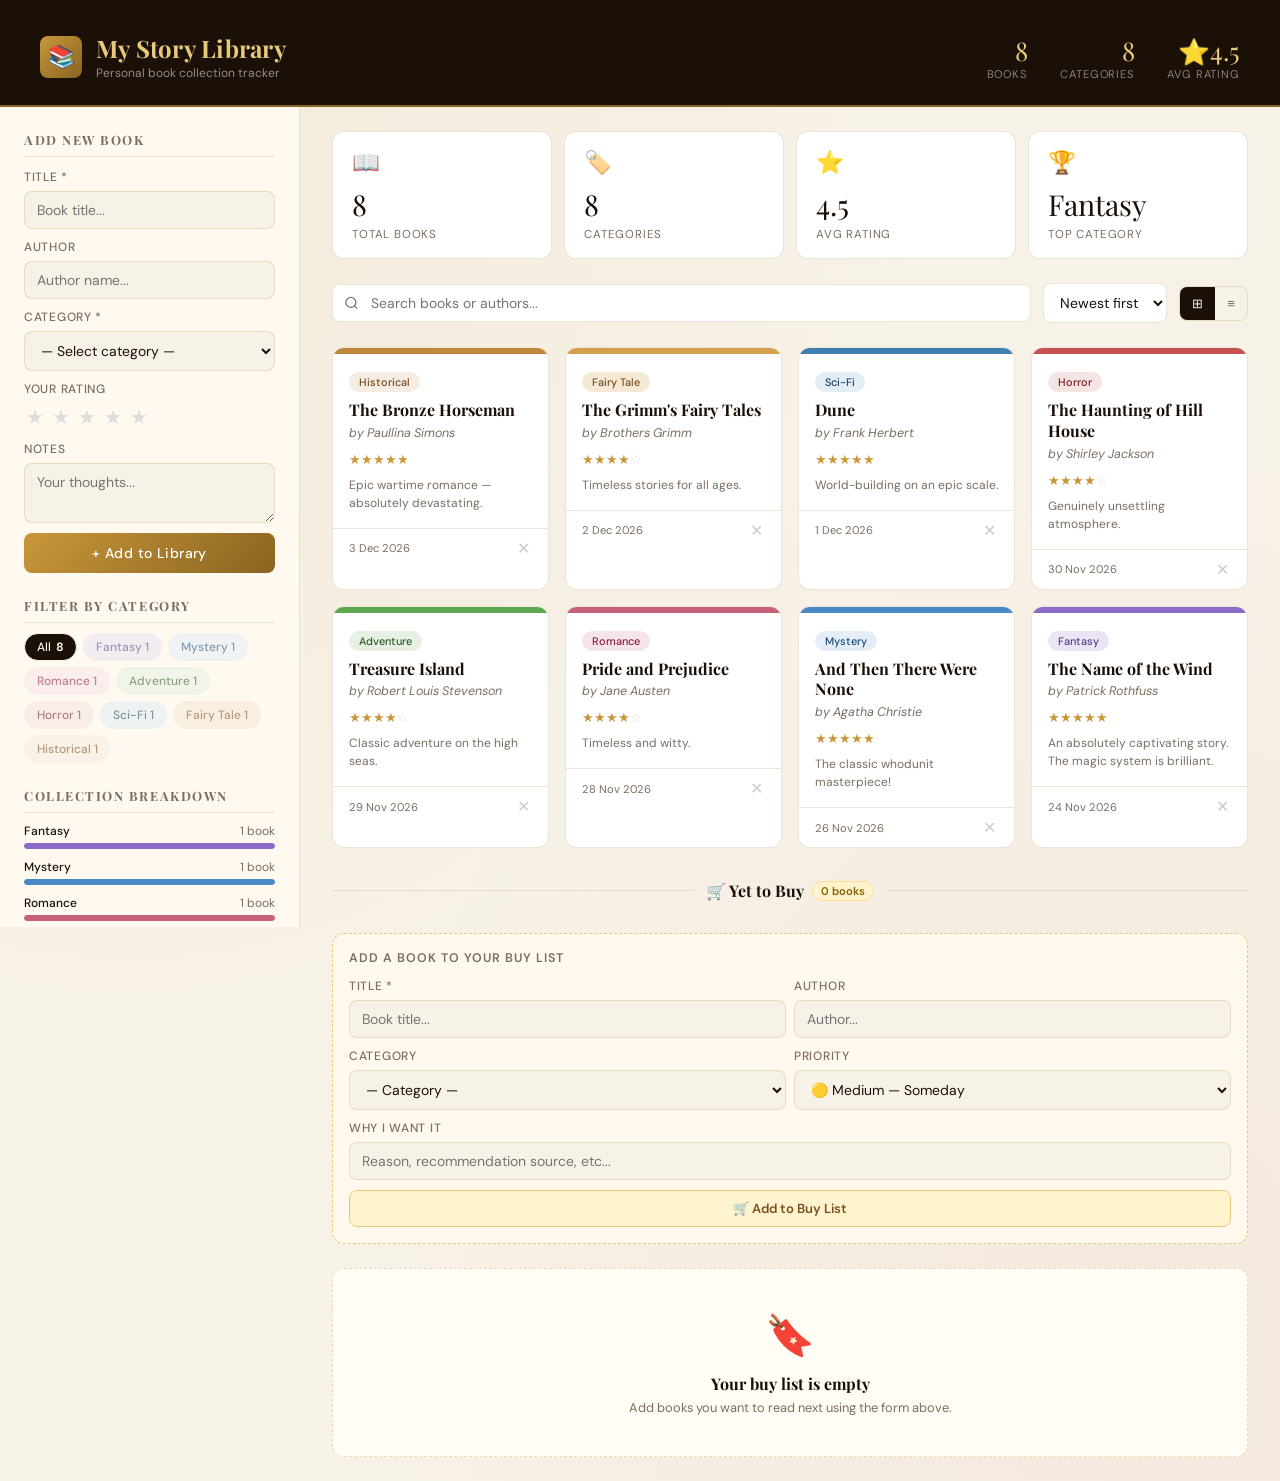
<file: index.html>
<!doctype html>
<html lang="en">
  <head>
    <meta charset="UTF-8" />
    <meta name="viewport" content="width=device-width, initial-scale=1.0" />
    <title>My Story Book Collection</title>
    <link rel="icon" type="image/png" href="book.png">
    <link rel="stylesheet" href="book.css">
    <link rel="preconnect" href="https://fonts.googleapis.com" />
    <link
      href="https://fonts.googleapis.com/css2?family=Playfair+Display:ital,wght@0,400;0,700;1,400&family=DM+Sans:wght@300;400;500&display=swap"
      rel="stylesheet"
    />
  </head>
  <script src="book.js" defer></script>
  <body>
    <header>
      <div class="logo">
        <div class="logo-icon">📚</div>
        <div>
          <h1>My Story Library</h1>
          <p>Personal book collection tracker</p>
        </div>
      </div>
      <div class="header-stats">
        <div class="hstat">
          <div class="hstat-num" id="hTotal">0</div>
          <div class="hstat-lbl">Books</div>
        </div>
        <div class="hstat">
          <div class="hstat-num" id="hCats">0</div>
          <div class="hstat-lbl">Categories</div>
        </div>
        <div class="hstat">
          <div class="hstat-num" id="hAvgRating">—</div>
          <div class="hstat-lbl">Avg Rating</div>
        </div>
      </div>
    </header>

    <div class="app">
      <aside>
        <div>
          <div class="panel-title">Add New Book</div>
          <div
            style="
              display: flex;
              flex-direction: column;
              gap: 10px;
              margin-top: 12px;
            "
          >
            <div class="form-group">
              <label>Title *</label
              ><input id="fTitle" type="text" placeholder="Book title..." />
            </div>
            <div class="form-group">
              <label>Author</label
              ><input id="fAuthor" type="text" placeholder="Author name..." />
            </div>
            <div class="form-group">
              <label>Category *</label>
              <select id="fCat">
                <option value="">— Select category —</option>
                <option>Fantasy</option>
                <option>Mystery</option>
                <option>Romance</option>
                <option>Adventure</option>
                <option>Horror</option>
                <option>Sci-Fi</option>
                <option>Historical</option>
                <option>Fairy Tale</option>
                <option>Other</option>
              </select>
            </div>
            <div class="form-group">
              <label>Your Rating</label>
              <div class="star-rating" id="starRating">
                <button class="star-btn" data-v="1">★</button>
                <button class="star-btn" data-v="2">★</button>
                <button class="star-btn" data-v="3">★</button>
                <button class="star-btn" data-v="4">★</button>
                <button class="star-btn" data-v="5">★</button>
              </div>
            </div>
            <div class="form-group">
              <label>Notes</label
              ><textarea id="fNotes" placeholder="Your thoughts..."></textarea>
            </div>
            <button class="btn-add" onclick="addBook()">
              + Add to Library
            </button>
          </div>
        </div>
        <div>
          <div class="panel-title">Filter by Category</div>
          <div class="cat-chips" id="catChips" style="margin-top: 10px">
            <span class="cat-chip all active" onclick="filterCat('')">All</span>
          </div>
        </div>
        <div>
          <div class="panel-title">Collection Breakdown</div>
          <div class="stat-bars" id="statBars" style="margin-top: 10px"></div>
        </div>
      </aside>

      <main>
        <div class="summary-grid">
          <div class="scard">
            <div class="scard-icon">📖</div>
            <div class="scard-val" id="sTotal">0</div>
            <div class="scard-lbl">Total Books</div>
          </div>
          <div class="scard">
            <div class="scard-icon">🏷️</div>
            <div class="scard-val" id="sCats">0</div>
            <div class="scard-lbl">Categories</div>
          </div>
          <div class="scard">
            <div class="scard-icon">⭐</div>
            <div class="scard-val" id="sAvg">—</div>
            <div class="scard-lbl">Avg Rating</div>
          </div>
          <div class="scard">
            <div class="scard-icon">🏆</div>
            <div class="scard-val" id="sTop">—</div>
            <div class="scard-lbl">Top Category</div>
          </div>
        </div>

        <div class="toolbar">
          <div class="search-wrap">
            <svg
              width="15"
              height="15"
              fill="none"
              stroke="currentColor"
              stroke-width="2"
              viewBox="0 0 24 24"
            >
              <circle cx="11" cy="11" r="8" />
              <path d="m21 21-4.35-4.35" />
            </svg>
            <input
              class="search-input"
              id="searchInput"
              placeholder="Search books or authors..."
              oninput="render()"
            />
          </div>
          <select class="sort-select" id="sortSelect" onchange="render()">
            <option value="newest">Newest first</option>
            <option value="oldest">Oldest first</option>
            <option value="title">A → Z</option>
            <option value="rating">Top rated</option>
          </select>
          <div class="view-toggle">
            <button
              class="view-btn active"
              id="vGrid"
              onclick="setView('grid')"
              title="Grid view"
            >
              ⊞
            </button>
            <button
              class="view-btn"
              id="vList"
              onclick="setView('list')"
              title="List view"
            >
              ≡
            </button>
          </div>
        </div>

        <div id="booksContainer"></div>

        <!-- YET TO BUY SECTION -->
        <div class="section-divider">
          <div class="section-divider-line"></div>
          <div class="section-divider-title">
            🛒 Yet to Buy
            <span class="section-divider-badge" id="wishCount">0 books</span>
          </div>
          <div class="section-divider-line"></div>
        </div>

        <div class="wishlist-form">
          <div
            style="
              font-size: 0.78rem;
              font-weight: 600;
              color: var(--muted);
              text-transform: uppercase;
              letter-spacing: 0.08em;
              margin-bottom: 2px;
            "
          >
            Add a book to your buy list
          </div>
          <div class="wishlist-form-row">
            <div class="form-group">
              <label>Title *</label
              ><input id="wTitle" type="text" placeholder="Book title..." />
            </div>
            <div class="form-group">
              <label>Author</label
              ><input id="wAuthor" type="text" placeholder="Author..." />
            </div>
          </div>
          <div class="wishlist-form-row">
            <div class="form-group">
              <label>Category</label>
              <select id="wCat">
                <option value="">— Category —</option>
                <option>Fantasy</option>
                <option>Mystery</option>
                <option>Romance</option>
                <option>Adventure</option>
                <option>Horror</option>
                <option>Sci-Fi</option>
                <option>Historical</option>
                <option>Fairy Tale</option>
                <option>Other</option>
              </select>
            </div>
            <div class="form-group">
              <label>Priority</label>
              <select id="wPriority">
                <option value="high">🔴 High — Must buy soon</option>
                <option value="med" selected>🟡 Medium — Someday</option>
                <option value="low">🟢 Low — If I see it</option>
              </select>
            </div>
          </div>
          <div class="form-group">
            <label>Why I want it</label
            ><input
              id="wNote"
              type="text"
              placeholder="Reason, recommendation source, etc..."
            />
          </div>
          <button class="btn-wish-add" onclick="addWish()">
            🛒 Add to Buy List
          </button>
        </div>

        <div id="wishlistContainer"></div>
      </main>
    </div>

    <div class="toast" id="toast"></div>

    <div class="modal-overlay" id="deleteModal">
      <div class="modal">
        <h2>Remove this book?</h2>
        <p style="color: var(--muted); font-size: 0.875rem">
          This will permanently remove the book from your collection.
        </p>
        <div class="modal-actions">
          <button class="btn-cancel" onclick="closeModal()">Cancel</button>
          <button class="btn-confirm" onclick="confirmDelete()">Remove</button>
        </div>
      </div>
    </div>

  </body>
</html>
</file>
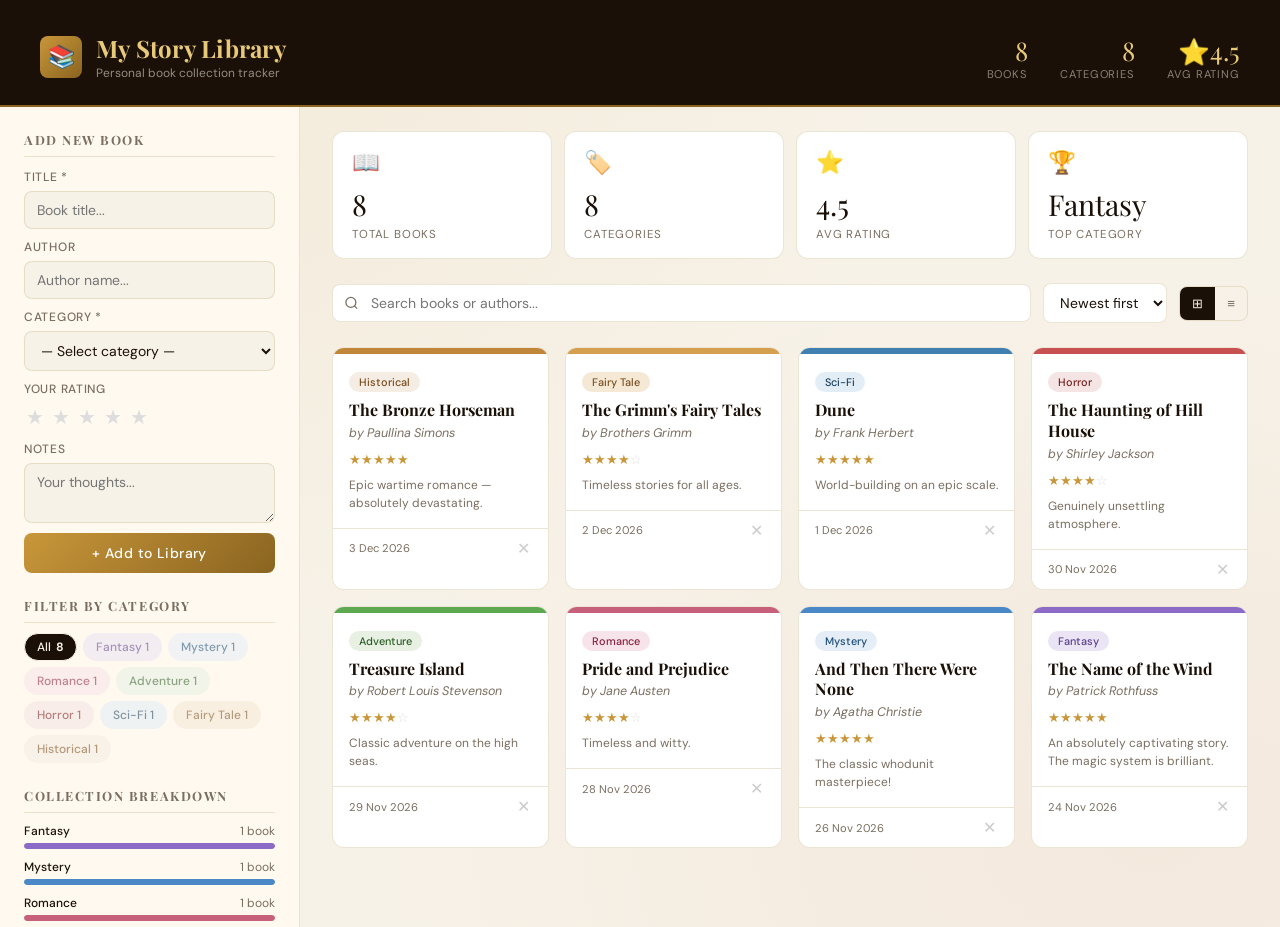
<file: bookcollection1.html>
<!DOCTYPE html>
<html lang="en">
<head>
<meta charset="UTF-8">
<meta name="viewport" content="width=device-width, initial-scale=1.0">
<title>My Story Book Collection</title>
<link rel="preconnect" href="https://fonts.googleapis.com">
<link href="https://fonts.googleapis.com/css2?family=Playfair+Display:ital,wght@0,400;0,700;1,400&family=DM+Sans:wght@300;400;500&display=swap" rel="stylesheet">
<style>
  *, *::before, *::after { box-sizing: border-box; margin: 0; padding: 0; }

  :root {
    --ink: #1a1008;
    --parchment: #f7f2e8;
    --warm-cream: #ede7d4;
    --gold: #c9973a;
    --gold-light: #e8c97a;
    --gold-dark: #8a6420;
    --rust: #c0522a;
    --sage: #4a6741;
    --slate: #3d4f5e;
    --muted: #7a6e60;
    --border: rgba(180,150,90,0.25);
    --shadow: 0 4px 24px rgba(26,16,8,0.10);
    --radius: 12px;
  }

  body {
    font-family: 'DM Sans', sans-serif;
    background: var(--parchment);
    color: var(--ink);
    min-height: 100vh;
    background-image:
      radial-gradient(ellipse at 10% 10%, rgba(201,151,58,0.08) 0%, transparent 50%),
      radial-gradient(ellipse at 90% 90%, rgba(192,82,42,0.06) 0%, transparent 50%);
  }

  /* HEADER */
  header {
    background: var(--ink);
    color: var(--parchment);
    padding: 2rem 2.5rem 1.5rem;
    position: sticky; top: 0; z-index: 100;
    display: flex; align-items: center; justify-content: space-between;
    border-bottom: 2px solid var(--gold-dark);
  }
  .logo { display: flex; align-items: center; gap: 14px; }
  .logo-icon {
    width: 42px; height: 42px;
    background: linear-gradient(135deg, var(--gold), var(--gold-dark));
    border-radius: 8px;
    display: flex; align-items: center; justify-content: center;
    font-size: 22px;
  }
  .logo h1 {
    font-family: 'Playfair Display', serif;
    font-size: 1.5rem; font-weight: 700;
    letter-spacing: 0.01em;
    color: var(--gold-light);
  }
  .logo p { font-size: 0.75rem; color: rgba(247,242,232,0.55); margin-top: 1px; }
  .header-stats { display: flex; gap: 2rem; }
  .hstat { text-align: right; }
  .hstat-num { font-family: 'Playfair Display', serif; font-size: 1.6rem; color: var(--gold-light); }
  .hstat-lbl { font-size: 0.7rem; color: rgba(247,242,232,0.5); text-transform: uppercase; letter-spacing: 0.08em; }

  /* MAIN LAYOUT */
  .app { display: grid; grid-template-columns: 300px 1fr; min-height: calc(100vh - 80px); }

  /* SIDEBAR */
  aside {
    background: #fff9f0;
    border-right: 1px solid var(--border);
    padding: 1.5rem;
    display: flex; flex-direction: column; gap: 1.5rem;
    position: sticky; top: 80px; height: calc(100vh - 80px); overflow-y: auto;
  }

  .panel-title {
    font-family: 'Playfair Display', serif;
    font-size: 0.8rem; font-weight: 700;
    text-transform: uppercase; letter-spacing: 0.12em;
    color: var(--muted);
    padding-bottom: 8px;
    border-bottom: 1px solid var(--border);
  }

  /* ADD BOOK FORM */
  .form-group { display: flex; flex-direction: column; gap: 6px; }
  .form-group label { font-size: 0.75rem; font-weight: 500; color: var(--muted); text-transform: uppercase; letter-spacing: 0.06em; }
  .form-group input, .form-group select, .form-group textarea {
    background: var(--parchment);
    border: 1px solid var(--border);
    border-radius: 8px;
    padding: 9px 12px;
    font-family: 'DM Sans', sans-serif;
    font-size: 0.875rem;
    color: var(--ink);
    transition: border-color 0.2s, box-shadow 0.2s;
    width: 100%;
  }
  .form-group input:focus, .form-group select:focus, .form-group textarea:focus {
    outline: none; border-color: var(--gold); box-shadow: 0 0 0 3px rgba(201,151,58,0.15);
  }
  .form-group textarea { resize: vertical; min-height: 60px; }

  .star-rating { display: flex; gap: 4px; }
  .star-btn {
    background: none; border: none; cursor: pointer; font-size: 20px;
    color: #ddd; transition: color 0.15s, transform 0.1s;
    padding: 2px;
  }
  .star-btn.active { color: var(--gold); }
  .star-btn:hover { transform: scale(1.2); }

  .btn-add {
    width: 100%;
    background: linear-gradient(135deg, var(--gold), var(--gold-dark));
    color: #fff;
    border: none; border-radius: 8px;
    padding: 11px;
    font-family: 'DM Sans', sans-serif;
    font-size: 0.875rem; font-weight: 500;
    cursor: pointer;
    transition: opacity 0.2s, transform 0.1s;
    letter-spacing: 0.03em;
  }
  .btn-add:hover { opacity: 0.9; transform: translateY(-1px); }
  .btn-add:active { transform: translateY(0); }

  /* CATEGORY CHIPS */
  .cat-chips { display: flex; flex-wrap: wrap; gap: 6px; }
  .cat-chip {
    padding: 5px 12px; border-radius: 100px;
    font-size: 0.75rem; font-weight: 500;
    cursor: pointer; border: 1.5px solid transparent;
    transition: all 0.15s;
    display: flex; align-items: center; gap: 5px;
  }
  .cat-chip.all { background: var(--ink); color: var(--parchment); border-color: var(--ink); }
  .cat-chip.active { border-color: currentColor; opacity: 1; }
  .cat-chip:not(.all):not(.active) { opacity: 0.55; border-color: transparent; background: var(--warm-cream); }

  /* CATEGORY COLORS */
  [data-cat="Fantasy"]      { background: #eae4f5; color: #5a3f8a; }
  [data-cat="Mystery"]      { background: #e5eef7; color: #1d4d7a; }
  [data-cat="Romance"]      { background: #f7e4ea; color: #8a2040; }
  [data-cat="Adventure"]    { background: #e7f0e3; color: #2d5e28; }
  [data-cat="Horror"]       { background: #f5e4e4; color: #7a1f1f; }
  [data-cat="Sci-Fi"]       { background: #e3edf5; color: #1a4060; }
  [data-cat="Historical"]   { background: #f5ede3; color: #7a4a1a; }
  [data-cat="Fairy Tale"]   { background: #f5e8d5; color: #7a5020; }
  [data-cat="Other"]        { background: var(--warm-cream); color: var(--muted); }

  /* STATS PANEL */
  .stat-bars { display: flex; flex-direction: column; gap: 10px; }
  .stat-bar-row { display: flex; flex-direction: column; gap: 4px; }
  .stat-bar-meta { display: flex; justify-content: space-between; font-size: 0.75rem; }
  .stat-bar-name { color: var(--ink); font-weight: 500; }
  .stat-bar-count { color: var(--muted); }
  .stat-track { background: var(--warm-cream); border-radius: 100px; height: 6px; overflow: hidden; }
  .stat-fill { height: 100%; border-radius: 100px; transition: width 0.5s cubic-bezier(0.34,1.56,0.64,1); }

  /* MAIN CONTENT */
  main { padding: 1.5rem 2rem; display: flex; flex-direction: column; gap: 1.5rem; }

  /* TOOLBAR */
  .toolbar { display: flex; align-items: center; gap: 12px; flex-wrap: wrap; }
  .search-wrap { position: relative; flex: 1; min-width: 200px; }
  .search-wrap svg { position: absolute; left: 12px; top: 50%; transform: translateY(-50%); color: var(--muted); pointer-events: none; }
  .search-input {
    width: 100%;
    background: #fff;
    border: 1px solid var(--border);
    border-radius: 8px;
    padding: 9px 12px 9px 38px;
    font-family: 'DM Sans', sans-serif;
    font-size: 0.875rem; color: var(--ink);
  }
  .search-input:focus { outline: none; border-color: var(--gold); box-shadow: 0 0 0 3px rgba(201,151,58,0.12); }
  .sort-select {
    background: #fff; border: 1px solid var(--border);
    border-radius: 8px; padding: 9px 12px;
    font-family: 'DM Sans', sans-serif;
    font-size: 0.875rem; color: var(--ink); cursor: pointer;
  }
  .view-toggle { display: flex; border: 1px solid var(--border); border-radius: 8px; overflow: hidden; }
  .view-btn {
    background: none; border: none; cursor: pointer;
    padding: 9px 12px; color: var(--muted);
    transition: background 0.15s, color 0.15s;
  }
  .view-btn.active { background: var(--ink); color: var(--parchment); }

  /* SUMMARY CARDS */
  .summary-grid { display: grid; grid-template-columns: repeat(4, 1fr); gap: 12px; }
  .scard {
    background: #fff; border: 1px solid var(--border);
    border-radius: var(--radius); padding: 1rem 1.2rem;
    display: flex; flex-direction: column; gap: 4px;
  }
  .scard-icon { font-size: 1.4rem; margin-bottom: 4px; }
  .scard-val { font-family: 'Playfair Display', serif; font-size: 1.8rem; color: var(--ink); }
  .scard-lbl { font-size: 0.72rem; color: var(--muted); text-transform: uppercase; letter-spacing: 0.07em; }

  /* BOOK GRID */
  .books-grid { display: grid; grid-template-columns: repeat(auto-fill, minmax(200px, 1fr)); gap: 1rem; }
  .books-list { display: flex; flex-direction: column; gap: 8px; }

  /* BOOK CARD */
  .book-card {
    background: #fff; border: 1px solid var(--border);
    border-radius: var(--radius); overflow: hidden;
    transition: transform 0.2s, box-shadow 0.2s;
    cursor: default; position: relative;
  }
  .book-card:hover { transform: translateY(-4px); box-shadow: var(--shadow); }
  .book-spine { height: 6px; }
  .book-body { padding: 1rem; }
  .book-cat-badge {
    display: inline-block; padding: 3px 10px;
    border-radius: 100px; font-size: 0.68rem; font-weight: 500;
    margin-bottom: 8px;
  }
  .book-title {
    font-family: 'Playfair Display', serif;
    font-size: 1rem; font-weight: 700; line-height: 1.3;
    margin-bottom: 4px; color: var(--ink);
    display: -webkit-box; -webkit-line-clamp: 2; -webkit-box-orient: vertical; overflow: hidden;
  }
  .book-author { font-size: 0.78rem; color: var(--muted); margin-bottom: 10px; font-style: italic; }
  .book-stars { font-size: 13px; margin-bottom: 8px; }
  .book-notes { font-size: 0.75rem; color: var(--muted); line-height: 1.5;
    display: -webkit-box; -webkit-line-clamp: 2; -webkit-box-orient: vertical; overflow: hidden; }
  .book-footer {
    padding: 8px 1rem; border-top: 1px solid var(--border);
    display: flex; justify-content: space-between; align-items: center;
  }
  .book-date { font-size: 0.7rem; color: var(--muted); }
  .btn-delete {
    background: none; border: none; cursor: pointer;
    color: #ccc; font-size: 16px; padding: 2px;
    transition: color 0.15s;
  }
  .btn-delete:hover { color: var(--rust); }

  /* LIST VIEW */
  .book-list-row {
    background: #fff; border: 1px solid var(--border);
    border-radius: 10px; padding: 12px 1rem;
    display: grid; grid-template-columns: 8px 1fr auto auto auto;
    align-items: center; gap: 12px;
    transition: box-shadow 0.15s;
  }
  .book-list-row:hover { box-shadow: var(--shadow); }
  .row-spine { width: 8px; height: 44px; border-radius: 4px; }
  .row-info .book-title { font-size: 0.9rem; margin-bottom: 2px; }
  .row-info .book-author { margin-bottom: 0; }
  .row-cat { font-size: 0.72rem; font-weight: 500; padding: 3px 10px; border-radius: 100px; }
  .row-stars { font-size: 12px; }

  /* EMPTY STATE */
  .empty {
    text-align: center; padding: 4rem 2rem;
    color: var(--muted);
  }
  .empty-icon { font-size: 3rem; margin-bottom: 1rem; }
  .empty h3 { font-family: 'Playfair Display', serif; font-size: 1.2rem; margin-bottom: 0.5rem; color: var(--ink); }
  .empty p { font-size: 0.875rem; }

  /* TOAST */
  .toast {
    position: fixed; bottom: 2rem; right: 2rem;
    background: var(--ink); color: var(--gold-light);
    border-radius: 10px; padding: 12px 20px;
    font-size: 0.875rem; font-weight: 500;
    box-shadow: 0 8px 32px rgba(26,16,8,0.25);
    transform: translateY(100px); opacity: 0;
    transition: all 0.3s cubic-bezier(0.34,1.56,0.64,1);
    z-index: 9999;
  }
  .toast.show { transform: translateY(0); opacity: 1; }

  /* MODAL */
  .modal-overlay {
    position: fixed; inset: 0; background: rgba(26,16,8,0.5);
    display: flex; align-items: center; justify-content: center;
    z-index: 1000; padding: 1rem;
    opacity: 0; pointer-events: none; transition: opacity 0.2s;
  }
  .modal-overlay.open { opacity: 1; pointer-events: all; }
  .modal {
    background: #fff9f0; border-radius: var(--radius);
    padding: 2rem; max-width: 480px; width: 100%;
    border: 1px solid var(--border);
    transform: scale(0.95); transition: transform 0.2s;
  }
  .modal-overlay.open .modal { transform: scale(1); }
  .modal h2 { font-family: 'Playfair Display', serif; font-size: 1.2rem; margin-bottom: 1.2rem; }
  .modal-actions { display: flex; gap: 10px; margin-top: 1.5rem; justify-content: flex-end; }
  .btn-cancel { background: var(--warm-cream); border: none; border-radius: 8px; padding: 9px 18px; cursor: pointer; font-family: 'DM Sans', sans-serif; font-size: 0.875rem; }
  .btn-confirm { background: var(--rust); color: #fff; border: none; border-radius: 8px; padding: 9px 18px; cursor: pointer; font-family: 'DM Sans', sans-serif; font-size: 0.875rem; }

  @media (max-width: 900px) {
    .app { grid-template-columns: 1fr; }
    aside { position: static; height: auto; }
    .summary-grid { grid-template-columns: repeat(2, 1fr); }
    header { flex-direction: column; gap: 1rem; text-align: center; }
    .header-stats { justify-content: center; }
  }
</style>
</head>
<body>

<header>
  <div class="logo">
    <div class="logo-icon">📚</div>
    <div>
      <h1>My Story Library</h1>
      <p>Personal book collection tracker</p>
    </div>
  </div>
  <div class="header-stats">
    <div class="hstat">
      <div class="hstat-num" id="hTotal">0</div>
      <div class="hstat-lbl">Books</div>
    </div>
    <div class="hstat">
      <div class="hstat-num" id="hCats">0</div>
      <div class="hstat-lbl">Categories</div>
    </div>
    <div class="hstat">
      <div class="hstat-num" id="hAvgRating">—</div>
      <div class="hstat-lbl">Avg Rating</div>
    </div>
  </div>
</header>

<div class="app">

  <!-- SIDEBAR -->
  <aside>
    <div>
      <div class="panel-title">Add New Book</div>
      <div style="display:flex;flex-direction:column;gap:10px;margin-top:12px;">
        <div class="form-group">
          <label>Title *</label>
          <input id="fTitle" type="text" placeholder="Book title...">
        </div>
        <div class="form-group">
          <label>Author</label>
          <input id="fAuthor" type="text" placeholder="Author name...">
        </div>
        <div class="form-group">
          <label>Category *</label>
          <select id="fCat">
            <option value="">— Select category —</option>
            <option>Fantasy</option>
            <option>Mystery</option>
            <option>Romance</option>
            <option>Adventure</option>
            <option>Horror</option>
            <option>Sci-Fi</option>
            <option>Historical</option>
            <option>Fairy Tale</option>
            <option>Other</option>
          </select>
        </div>
        <div class="form-group">
          <label>Your Rating</label>
          <div class="star-rating" id="starRating">
            <button class="star-btn" data-v="1">★</button>
            <button class="star-btn" data-v="2">★</button>
            <button class="star-btn" data-v="3">★</button>
            <button class="star-btn" data-v="4">★</button>
            <button class="star-btn" data-v="5">★</button>
          </div>
        </div>
        <div class="form-group">
          <label>Notes</label>
          <textarea id="fNotes" placeholder="Your thoughts..."></textarea>
        </div>
        <button class="btn-add" onclick="addBook()">+ Add to Library</button>
      </div>
    </div>

    <div>
      <div class="panel-title">Filter by Category</div>
      <div class="cat-chips" id="catChips" style="margin-top:10px;">
        <span class="cat-chip all active" onclick="filterCat('')">All</span>
      </div>
    </div>

    <div>
      <div class="panel-title">Collection Breakdown</div>
      <div class="stat-bars" id="statBars" style="margin-top:10px;"></div>
    </div>
  </aside>

  <!-- MAIN -->
  <main>
    <!-- SUMMARY -->
    <div class="summary-grid">
      <div class="scard"><div class="scard-icon">📖</div><div class="scard-val" id="sTotal">0</div><div class="scard-lbl">Total Books</div></div>
      <div class="scard"><div class="scard-icon">🏷️</div><div class="scard-val" id="sCats">0</div><div class="scard-lbl">Categories</div></div>
      <div class="scard"><div class="scard-icon">⭐</div><div class="scard-val" id="sAvg">—</div><div class="scard-lbl">Avg Rating</div></div>
      <div class="scard"><div class="scard-icon">🏆</div><div class="scard-val" id="sTop">—</div><div class="scard-lbl">Top Category</div></div>
    </div>

    <!-- TOOLBAR -->
    <div class="toolbar">
      <div class="search-wrap">
        <svg width="15" height="15" fill="none" stroke="currentColor" stroke-width="2" viewBox="0 0 24 24"><circle cx="11" cy="11" r="8"/><path d="m21 21-4.35-4.35"/></svg>
        <input class="search-input" id="searchInput" placeholder="Search books or authors..." oninput="render()">
      </div>
      <select class="sort-select" id="sortSelect" onchange="render()">
        <option value="newest">Newest first</option>
        <option value="oldest">Oldest first</option>
        <option value="title">A → Z</option>
        <option value="rating">Top rated</option>
      </select>
      <div class="view-toggle">
        <button class="view-btn active" id="vGrid" onclick="setView('grid')" title="Grid view">⊞</button>
        <button class="view-btn" id="vList" onclick="setView('list')" title="List view">≡</button>
      </div>
    </div>

    <!-- BOOKS CONTAINER -->
    <div id="booksContainer"></div>
  </main>
</div>

<!-- TOAST -->
<div class="toast" id="toast"></div>

<!-- DELETE MODAL -->
<div class="modal-overlay" id="deleteModal">
  <div class="modal">
    <h2>Remove this book?</h2>
    <p style="color:var(--muted);font-size:0.875rem;">This will permanently remove the book from your collection.</p>
    <div class="modal-actions">
      <button class="btn-cancel" onclick="closeModal()">Cancel</button>
      <button class="btn-confirm" onclick="confirmDelete()">Remove</button>
    </div>
  </div>
</div>

<script>
const CAT_COLORS = {
  Fantasy:    { bg:'#eae4f5', text:'#5a3f8a', spine:'#8b6bc7' },
  Mystery:    { bg:'#e5eef7', text:'#1d4d7a', spine:'#4a88c7' },
  Romance:    { bg:'#f7e4ea', text:'#8a2040', spine:'#c7607a' },
  Adventure:  { bg:'#e7f0e3', text:'#2d5e28', spine:'#5da850' },
  Horror:     { bg:'#f5e4e4', text:'#7a1f1f', spine:'#c75050' },
  'Sci-Fi':   { bg:'#e3edf5', text:'#1a4060', spine:'#4080b0' },
  Historical: { bg:'#f5ede3', text:'#7a4a1a', spine:'#c0873a' },
  'Fairy Tale':{ bg:'#f5e8d5', text:'#7a5020', spine:'#d4a050' },
  Other:      { bg:'#f0ede8', text:'#7a6e60', spine:'#a09880' },
};

let books = JSON.parse(localStorage.getItem('myStoryBooks') || '[]');
let currentFilter = '';
let currentView = 'grid';
let rating = 0;
let pendingDeleteId = null;

function save() { localStorage.setItem('myStoryBooks', JSON.stringify(books)); }

function stars(n) {
  return Array.from({length:5}, (_,i) => `<span style="color:${i<n?'#c9973a':'#ddd'}">${i<n?'★':'☆'}</span>`).join('');
}

function fmtDate(d) {
  return new Date(d).toLocaleDateString('en-IN', {day:'numeric',month:'short',year:'numeric'});
}

// Star rating UI
document.querySelectorAll('.star-btn').forEach(btn => {
  btn.addEventListener('mouseover', () => highlightStars(+btn.dataset.v));
  btn.addEventListener('mouseout', () => highlightStars(rating));
  btn.addEventListener('click', () => { rating = +btn.dataset.v; highlightStars(rating); });
});
function highlightStars(n) {
  document.querySelectorAll('.star-btn').forEach(b => b.classList.toggle('active', +b.dataset.v <= n));
}

function addBook() {
  const title = document.getElementById('fTitle').value.trim();
  const cat   = document.getElementById('fCat').value;
  if (!title) { showToast('Please enter a book title'); return; }
  if (!cat)   { showToast('Please select a category'); return; }

  books.unshift({
    id: Date.now(),
    title,
    author: document.getElementById('fAuthor').value.trim() || 'Unknown',
    category: cat,
    rating,
    notes: document.getElementById('fNotes').value.trim(),
    added: Date.now()
  });
  save(); render();

  document.getElementById('fTitle').value = '';
  document.getElementById('fAuthor').value = '';
  document.getElementById('fCat').value = '';
  document.getElementById('fNotes').value = '';
  rating = 0; highlightStars(0);
  showToast('📚 Book added to your library!');
}

function filterCat(cat) {
  currentFilter = cat;
  document.querySelectorAll('.cat-chip').forEach(c => {
    c.classList.remove('active');
    if ((cat === '' && c.classList.contains('all')) ||
        (c.dataset.cat === cat)) c.classList.add('active');
  });
  render();
}

function setView(v) {
  currentView = v;
  document.getElementById('vGrid').classList.toggle('active', v==='grid');
  document.getElementById('vList').classList.toggle('active', v==='list');
  render();
}

function openDeleteModal(id) {
  pendingDeleteId = id;
  document.getElementById('deleteModal').classList.add('open');
}
function closeModal() {
  pendingDeleteId = null;
  document.getElementById('deleteModal').classList.remove('open');
}
function confirmDelete() {
  books = books.filter(b => b.id !== pendingDeleteId);
  save(); render();
  closeModal();
  showToast('Book removed from library');
}

function showToast(msg) {
  const t = document.getElementById('toast');
  t.textContent = msg; t.classList.add('show');
  setTimeout(() => t.classList.remove('show'), 2800);
}

function render() {
  const q = document.getElementById('searchInput').value.toLowerCase();
  const sort = document.getElementById('sortSelect').value;

  // Filter
  let filtered = books.filter(b => {
    const matchCat = !currentFilter || b.category === currentFilter;
    const matchQ = !q || b.title.toLowerCase().includes(q) || b.author.toLowerCase().includes(q);
    return matchCat && matchQ;
  });

  // Sort
  filtered.sort((a,b) => {
    if (sort==='newest') return b.added - a.added;
    if (sort==='oldest') return a.added - b.added;
    if (sort==='title') return a.title.localeCompare(b.title);
    if (sort==='rating') return b.rating - a.rating;
    return 0;
  });

  // Stats
  const catCounts = {};
  books.forEach(b => { catCounts[b.category] = (catCounts[b.category]||0) + 1; });
  const cats = Object.keys(catCounts);
  const totalRated = books.filter(b=>b.rating>0);
  const avgRating = totalRated.length ? (totalRated.reduce((s,b)=>s+b.rating,0)/totalRated.length).toFixed(1) : null;
  const topCat = cats.sort((a,b)=>catCounts[b]-catCounts[a])[0] || null;
  const maxCount = Math.max(...Object.values(catCounts), 1);

  // Header
  document.getElementById('hTotal').textContent = books.length;
  document.getElementById('hCats').textContent = cats.length;
  document.getElementById('hAvgRating').textContent = avgRating ? '⭐'+avgRating : '—';

  // Summary cards
  document.getElementById('sTotal').textContent = books.length;
  document.getElementById('sCats').textContent = cats.length;
  document.getElementById('sAvg').textContent = avgRating ? avgRating : '—';
  document.getElementById('sTop').textContent = topCat || '—';

  // Category chips
  const chipsCont = document.getElementById('catChips');
  chipsCont.innerHTML = `<span class="cat-chip all${!currentFilter?' active':''}" onclick="filterCat('')">All <strong>${books.length}</strong></span>`;
  Object.entries(catCounts).sort((a,b)=>b[1]-a[1]).forEach(([cat, cnt]) => {
    const c = CAT_COLORS[cat]||CAT_COLORS.Other;
    chipsCont.innerHTML += `<span class="cat-chip${currentFilter===cat?' active':''}" data-cat="${cat}" style="background:${c.bg};color:${c.text}" onclick="filterCat('${cat}')">${cat} ${cnt}</span>`;
  });

  // Stat bars
  const barsCont = document.getElementById('statBars');
  barsCont.innerHTML = Object.entries(catCounts).sort((a,b)=>b[1]-a[1]).map(([cat,cnt]) => {
    const c = CAT_COLORS[cat]||CAT_COLORS.Other;
    const pct = Math.round((cnt/maxCount)*100);
    return `<div class="stat-bar-row">
      <div class="stat-bar-meta">
        <span class="stat-bar-name">${cat}</span>
        <span class="stat-bar-count">${cnt} book${cnt!==1?'s':''}</span>
      </div>
      <div class="stat-track"><div class="stat-fill" style="width:${pct}%;background:${c.spine}"></div></div>
    </div>`;
  }).join('') || '<p style="color:var(--muted);font-size:0.8rem;">No books yet.</p>';

  // Books
  const container = document.getElementById('booksContainer');
  if (!filtered.length) {
    container.innerHTML = `<div class="empty"><div class="empty-icon">📭</div><h3>${books.length?'No books match your search':'Your library is empty'}</h3><p>${books.length?'Try different search terms or clear the filter.':'Add your first story book using the form on the left!'}</p></div>`;
    return;
  }

  if (currentView === 'grid') {
    container.innerHTML = `<div class="books-grid">${filtered.map(book => {
      const c = CAT_COLORS[book.category]||CAT_COLORS.Other;
      return `<div class="book-card">
        <div class="book-spine" style="background:${c.spine}"></div>
        <div class="book-body">
          <span class="book-cat-badge" style="background:${c.bg};color:${c.text}">${book.category}</span>
          <div class="book-title">${book.title}</div>
          <div class="book-author">by ${book.author}</div>
          ${book.rating ? `<div class="book-stars">${stars(book.rating)}</div>` : ''}
          ${book.notes ? `<div class="book-notes">${book.notes}</div>` : ''}
        </div>
        <div class="book-footer">
          <span class="book-date">${fmtDate(book.added)}</span>
          <button class="btn-delete" onclick="openDeleteModal(${book.id})" title="Remove book">✕</button>
        </div>
      </div>`;
    }).join('')}</div>`;
  } else {
    container.innerHTML = `<div class="books-list">${filtered.map(book => {
      const c = CAT_COLORS[book.category]||CAT_COLORS.Other;
      return `<div class="book-list-row">
        <div class="row-spine" style="background:${c.spine}"></div>
        <div class="row-info">
          <div class="book-title">${book.title}</div>
          <div class="book-author">by ${book.author}</div>
        </div>
        <span class="row-cat" style="background:${c.bg};color:${c.text}">${book.category}</span>
        <div class="row-stars">${book.rating ? stars(book.rating) : '<span style="color:#ddd">☆☆☆☆☆</span>'}</div>
        <button class="btn-delete" onclick="openDeleteModal(${book.id})" title="Remove">✕</button>
      </div>`;
    }).join('')}</div>`;
  }
}

// Seed sample data if empty
if (!books.length) {
  books = [
    { id:1, title:'The Name of the Wind', author:'Patrick Rothfuss', category:'Fantasy', rating:5, notes:'An absolutely captivating story. The magic system is brilliant.', added: Date.now()-86400000*10 },
    { id:2, title:'And Then There Were None', author:'Agatha Christie', category:'Mystery', rating:5, notes:'The classic whodunit masterpiece!', added: Date.now()-86400000*8 },
    { id:3, title:'Pride and Prejudice', author:'Jane Austen', category:'Romance', rating:4, notes:'Timeless and witty.', added: Date.now()-86400000*6 },
    { id:4, title:'Treasure Island', author:'Robert Louis Stevenson', category:'Adventure', rating:4, notes:'Classic adventure on the high seas.', added: Date.now()-86400000*5 },
    { id:5, title:'The Haunting of Hill House', author:'Shirley Jackson', category:'Horror', rating:4, notes:'Genuinely unsettling atmosphere.', added: Date.now()-86400000*4 },
    { id:6, title:'Dune', author:'Frank Herbert', category:'Sci-Fi', rating:5, notes:'World-building on an epic scale.', added: Date.now()-86400000*3 },
    { id:7, title:"The Grimm's Fairy Tales", author:'Brothers Grimm', category:'Fairy Tale', rating:4, notes:'Timeless stories for all ages.', added: Date.now()-86400000*2 },
    { id:8, title:'The Bronze Horseman', author:'Paullina Simons', category:'Historical', rating:5, notes:'Epic wartime romance — absolutely devastating.', added: Date.now()-86400000*1 },
  ];
  save();
}

render();
</script>
</body>
</html>
</file>
<file: book.css>
*,
      *::before,
      *::after {
        box-sizing: border-box;
        margin: 0;
        padding: 0;
      }
      :root {
        --ink: #1a1008;
        --parchment: #f7f2e8;
        --warm-cream: #ede7d4;
        --gold: #c9973a;
        --gold-light: #e8c97a;
        --gold-dark: #8a6420;
        --rust: #c0522a;
        --sage: #4a6741;
        --slate: #3d4f5e;
        --muted: #7a6e60;
        --border: rgba(180, 150, 90, 0.25);
        --shadow: 0 4px 24px rgba(26, 16, 8, 0.1);
        --radius: 12px;
      }
      body {
        font-family: "DM Sans", sans-serif;
        background: var(--parchment);
        color: var(--ink);
        min-height: 100vh;
        background-image:
          radial-gradient(
            ellipse at 10% 10%,
            rgba(201, 151, 58, 0.08) 0%,
            transparent 50%
          ),
          radial-gradient(
            ellipse at 90% 90%,
            rgba(192, 82, 42, 0.06) 0%,
            transparent 50%
          );
      }
      header {
        background: var(--ink);
        color: var(--parchment);
        padding: 2rem 2.5rem 1.5rem;
        position: sticky;
        top: 0;
        z-index: 100;
        display: flex;
        align-items: center;
        justify-content: space-between;
        border-bottom: 2px solid var(--gold-dark);
      }
      .logo {
        display: flex;
        align-items: center;
        gap: 14px;
      }
      .logo-icon {
        width: 42px;
        height: 42px;
        background: linear-gradient(135deg, var(--gold), var(--gold-dark));
        border-radius: 8px;
        display: flex;
        align-items: center;
        justify-content: center;
        font-size: 22px;
      }
      .logo h1 {
        font-family: "Playfair Display", serif;
        font-size: 1.5rem;
        font-weight: 700;
        letter-spacing: 0.01em;
        color: var(--gold-light);
      }
      .logo p {
        font-size: 0.75rem;
        color: rgba(247, 242, 232, 0.55);
        margin-top: 1px;
      }
      .header-stats {
        display: flex;
        gap: 2rem;
      }
      .hstat {
        text-align: right;
      }
      .hstat-num {
        font-family: "Playfair Display", serif;
        font-size: 1.6rem;
        color: var(--gold-light);
      }
      .hstat-lbl {
        font-size: 0.7rem;
        color: rgba(247, 242, 232, 0.5);
        text-transform: uppercase;
        letter-spacing: 0.08em;
      }
      .app {
        display: grid;
        grid-template-columns: 300px 1fr;
        min-height: calc(100vh - 80px);
      }
      aside {
        background: #fff9f0;
        border-right: 1px solid var(--border);
        padding: 1.5rem;
        display: flex;
        flex-direction: column;
        gap: 1.5rem;
        position: sticky;
        top: 80px;
        height: calc(100vh - 80px);
        overflow-y: auto;
      }
      .panel-title {
        font-family: "Playfair Display", serif;
        font-size: 0.8rem;
        font-weight: 700;
        text-transform: uppercase;
        letter-spacing: 0.12em;
        color: var(--muted);
        padding-bottom: 8px;
        border-bottom: 1px solid var(--border);
      }
      .form-group {
        display: flex;
        flex-direction: column;
        gap: 6px;
      }
      .form-group label {
        font-size: 0.75rem;
        font-weight: 500;
        color: var(--muted);
        text-transform: uppercase;
        letter-spacing: 0.06em;
      }
      .form-group input,
      .form-group select,
      .form-group textarea {
        background: var(--parchment);
        border: 1px solid var(--border);
        border-radius: 8px;
        padding: 9px 12px;
        font-family: "DM Sans", sans-serif;
        font-size: 0.875rem;
        color: var(--ink);
        transition:
          border-color 0.2s,
          box-shadow 0.2s;
        width: 100%;
      }
      .form-group input:focus,
      .form-group select:focus,
      .form-group textarea:focus {
        outline: none;
        border-color: var(--gold);
        box-shadow: 0 0 0 3px rgba(201, 151, 58, 0.15);
      }
      .form-group textarea {
        resize: vertical;
        min-height: 60px;
      }
      .star-rating {
        display: flex;
        gap: 4px;
      }
      .star-btn {
        background: none;
        border: none;
        cursor: pointer;
        font-size: 20px;
        color: #ddd;
        transition:
          color 0.15s,
          transform 0.1s;
        padding: 2px;
      }
      .star-btn.active {
        color: var(--gold);
      }
      .star-btn:hover {
        transform: scale(1.2);
      }
      .btn-add {
        width: 100%;
        background: linear-gradient(135deg, var(--gold), var(--gold-dark));
        color: #fff;
        border: none;
        border-radius: 8px;
        padding: 11px;
        font-family: "DM Sans", sans-serif;
        font-size: 0.875rem;
        font-weight: 500;
        cursor: pointer;
        transition:
          opacity 0.2s,
          transform 0.1s;
        letter-spacing: 0.03em;
      }
      .btn-add:hover {
        opacity: 0.9;
        transform: translateY(-1px);
      }
      .btn-add:active {
        transform: translateY(0);
      }
      .cat-chips {
        display: flex;
        flex-wrap: wrap;
        gap: 6px;
      }
      .cat-chip {
        padding: 5px 12px;
        border-radius: 100px;
        font-size: 0.75rem;
        font-weight: 500;
        cursor: pointer;
        border: 1.5px solid transparent;
        transition: all 0.15s;
        display: flex;
        align-items: center;
        gap: 5px;
      }
      .cat-chip.all {
        background: var(--ink);
        color: var(--parchment);
        border-color: var(--ink);
      }
      .cat-chip.active {
        border-color: currentColor;
        opacity: 1;
      }
      .cat-chip:not(.all):not(.active) {
        opacity: 0.55;
        border-color: transparent;
        background: var(--warm-cream);
      }
      [data-cat="Fantasy"] {
        background: #eae4f5;
        color: #5a3f8a;
      }
      [data-cat="Mystery"] {
        background: #e5eef7;
        color: #1d4d7a;
      }
      [data-cat="Romance"] {
        background: #f7e4ea;
        color: #8a2040;
      }
      [data-cat="Adventure"] {
        background: #e7f0e3;
        color: #2d5e28;
      }
      [data-cat="Horror"] {
        background: #f5e4e4;
        color: #7a1f1f;
      }
      [data-cat="Sci-Fi"] {
        background: #e3edf5;
        color: #1a4060;
      }
      [data-cat="Historical"] {
        background: #f5ede3;
        color: #7a4a1a;
      }
      [data-cat="Fairy Tale"] {
        background: #f5e8d5;
        color: #7a5020;
      }
      [data-cat="Other"] {
        background: var(--warm-cream);
        color: var(--muted);
      }
      .stat-bars {
        display: flex;
        flex-direction: column;
        gap: 10px;
      }
      .stat-bar-row {
        display: flex;
        flex-direction: column;
        gap: 4px;
      }
      .stat-bar-meta {
        display: flex;
        justify-content: space-between;
        font-size: 0.75rem;
      }
      .stat-bar-name {
        color: var(--ink);
        font-weight: 500;
      }
      .stat-bar-count {
        color: var(--muted);
      }
      .stat-track {
        background: var(--warm-cream);
        border-radius: 100px;
        height: 6px;
        overflow: hidden;
      }
      .stat-fill {
        height: 100%;
        border-radius: 100px;
        transition: width 0.5s cubic-bezier(0.34, 1.56, 0.64, 1);
      }
      main {
        padding: 1.5rem 2rem;
        display: flex;
        flex-direction: column;
        gap: 1.5rem;
      }
      .toolbar {
        display: flex;
        align-items: center;
        gap: 12px;
        flex-wrap: wrap;
      }
      .search-wrap {
        position: relative;
        flex: 1;
        min-width: 200px;
      }
      .search-wrap svg {
        position: absolute;
        left: 12px;
        top: 50%;
        transform: translateY(-50%);
        color: var(--muted);
        pointer-events: none;
      }
      .search-input {
        width: 100%;
        background: #fff;
        border: 1px solid var(--border);
        border-radius: 8px;
        padding: 9px 12px 9px 38px;
        font-family: "DM Sans", sans-serif;
        font-size: 0.875rem;
        color: var(--ink);
      }
      .search-input:focus {
        outline: none;
        border-color: var(--gold);
        box-shadow: 0 0 0 3px rgba(201, 151, 58, 0.12);
      }
      .sort-select {
        background: #fff;
        border: 1px solid var(--border);
        border-radius: 8px;
        padding: 9px 12px;
        font-family: "DM Sans", sans-serif;
        font-size: 0.875rem;
        color: var(--ink);
        cursor: pointer;
      }
      .view-toggle {
        display: flex;
        border: 1px solid var(--border);
        border-radius: 8px;
        overflow: hidden;
      }
      .view-btn {
        background: none;
        border: none;
        cursor: pointer;
        padding: 9px 12px;
        color: var(--muted);
        transition:
          background 0.15s,
          color 0.15s;
      }
      .view-btn.active {
        background: var(--ink);
        color: var(--parchment);
      }
      .summary-grid {
        display: grid;
        grid-template-columns: repeat(4, 1fr);
        gap: 12px;
      }
      .scard {
        background: #fff;
        border: 1px solid var(--border);
        border-radius: var(--radius);
        padding: 1rem 1.2rem;
        display: flex;
        flex-direction: column;
        gap: 4px;
      }
      .scard-icon {
        font-size: 1.4rem;
        margin-bottom: 4px;
      }
      .scard-val {
        font-family: "Playfair Display", serif;
        font-size: 1.8rem;
        color: var(--ink);
      }
      .scard-lbl {
        font-size: 0.72rem;
        color: var(--muted);
        text-transform: uppercase;
        letter-spacing: 0.07em;
      }
      .books-grid {
        display: grid;
        grid-template-columns: repeat(auto-fill, minmax(200px, 1fr));
        gap: 1rem;
      }
      .books-list {
        display: flex;
        flex-direction: column;
        gap: 8px;
      }
      .book-card {
        background: #fff;
        border: 1px solid var(--border);
        border-radius: var(--radius);
        overflow: hidden;
        transition:
          transform 0.2s,
          box-shadow 0.2s;
        cursor: default;
        position: relative;
      }
      .book-card:hover {
        transform: translateY(-4px);
        box-shadow: var(--shadow);
      }
      .book-spine {
        height: 6px;
      }
      .book-body {
        padding: 1rem;
      }
      .book-cat-badge {
        display: inline-block;
        padding: 3px 10px;
        border-radius: 100px;
        font-size: 0.68rem;
        font-weight: 500;
        margin-bottom: 8px;
      }
      .book-title {
        font-family: "Playfair Display", serif;
        font-size: 1rem;
        font-weight: 700;
        line-height: 1.3;
        margin-bottom: 4px;
        color: var(--ink);
        display: -webkit-box;
        -webkit-line-clamp: 2;
        -webkit-box-orient: vertical;
        overflow: hidden;
      }
      .book-author {
        font-size: 0.78rem;
        color: var(--muted);
        margin-bottom: 10px;
        font-style: italic;
      }
      .book-stars {
        font-size: 13px;
        margin-bottom: 8px;
      }
      .book-notes {
        font-size: 0.75rem;
        color: var(--muted);
        line-height: 1.5;
        display: -webkit-box;
        -webkit-line-clamp: 2;
        -webkit-box-orient: vertical;
        overflow: hidden;
      }
      .book-footer {
        padding: 8px 1rem;
        border-top: 1px solid var(--border);
        display: flex;
        justify-content: space-between;
        align-items: center;
      }
      .book-date {
        font-size: 0.7rem;
        color: var(--muted);
      }
      .btn-delete {
        background: none;
        border: none;
        cursor: pointer;
        color: #ccc;
        font-size: 16px;
        padding: 2px;
        transition: color 0.15s;
      }
      .btn-delete:hover {
        color: var(--rust);
      }
      .book-list-row {
        background: #fff;
        border: 1px solid var(--border);
        border-radius: 10px;
        padding: 12px 1rem;
        display: grid;
        grid-template-columns: 8px 1fr auto auto auto;
        align-items: center;
        gap: 12px;
        transition: box-shadow 0.15s;
      }
      .book-list-row:hover {
        box-shadow: var(--shadow);
      }
      .row-spine {
        width: 8px;
        height: 44px;
        border-radius: 4px;
      }
      .row-info .book-title {
        font-size: 0.9rem;
        margin-bottom: 2px;
      }
      .row-info .book-author {
        margin-bottom: 0;
      }
      .row-cat {
        font-size: 0.72rem;
        font-weight: 500;
        padding: 3px 10px;
        border-radius: 100px;
      }
      .row-stars {
        font-size: 12px;
      }
      .empty {
        text-align: center;
        padding: 4rem 2rem;
        color: var(--muted);
      }
      .empty-icon {
        font-size: 3rem;
        margin-bottom: 1rem;
      }
      .empty h3 {
        font-family: "Playfair Display", serif;
        font-size: 1.2rem;
        margin-bottom: 0.5rem;
        color: var(--ink);
      }
      .empty p {
        font-size: 0.875rem;
      }
      .toast {
        position: fixed;
        bottom: 2rem;
        right: 2rem;
        background: var(--ink);
        color: var(--gold-light);
        border-radius: 10px;
        padding: 12px 20px;
        font-size: 0.875rem;
        font-weight: 500;
        box-shadow: 0 8px 32px rgba(26, 16, 8, 0.25);
        transform: translateY(100px);
        opacity: 0;
        transition: all 0.3s cubic-bezier(0.34, 1.56, 0.64, 1);
        z-index: 9999;
      }
      .toast.show {
        transform: translateY(0);
        opacity: 1;
      }
      .modal-overlay {
        position: fixed;
        inset: 0;
        background: rgba(26, 16, 8, 0.5);
        display: flex;
        align-items: center;
        justify-content: center;
        z-index: 1000;
        padding: 1rem;
        opacity: 0;
        pointer-events: none;
        transition: opacity 0.2s;
      }
      .modal-overlay.open {
        opacity: 1;
        pointer-events: all;
      }
      .modal {
        background: #fff9f0;
        border-radius: var(--radius);
        padding: 2rem;
        max-width: 480px;
        width: 100%;
        border: 1px solid var(--border);
        transform: scale(0.95);
        transition: transform 0.2s;
      }
      .modal-overlay.open .modal {
        transform: scale(1);
      }
      .modal h2 {
        font-family: "Playfair Display", serif;
        font-size: 1.2rem;
        margin-bottom: 1.2rem;
      }
      .modal-actions {
        display: flex;
        gap: 10px;
        margin-top: 1.5rem;
        justify-content: flex-end;
      }
      .btn-cancel {
        background: var(--warm-cream);
        border: none;
        border-radius: 8px;
        padding: 9px 18px;
        cursor: pointer;
        font-family: "DM Sans", sans-serif;
        font-size: 0.875rem;
      }
      .btn-confirm {
        background: var(--rust);
        color: #fff;
        border: none;
        border-radius: 8px;
        padding: 9px 18px;
        cursor: pointer;
        font-family: "DM Sans", sans-serif;
        font-size: 0.875rem;
      }

      /* YET TO BUY SECTION */
      .section-divider {
        display: flex;
        align-items: center;
        gap: 12px;
        margin: 0.5rem 0;
      }
      .section-divider-line {
        flex: 1;
        height: 1px;
        background: var(--border);
      }
      .section-divider-title {
        font-family: "Playfair Display", serif;
        font-size: 1rem;
        font-weight: 700;
        color: var(--ink);
        white-space: nowrap;
        display: flex;
        align-items: center;
        gap: 8px;
      }
      .section-divider-badge {
        background: #fff3cd;
        color: #856404;
        font-family: "DM Sans", sans-serif;
        font-size: 0.7rem;
        font-weight: 600;
        padding: 2px 8px;
        border-radius: 100px;
        border: 1px solid #ffe08a;
      }
      .wishlist-form {
        background: #fff8ec;
        border: 1.5px dashed #e8c97a;
        border-radius: var(--radius);
        padding: 1rem;
        display: flex;
        flex-direction: column;
        gap: 10px;
      }
      .wishlist-form-row {
        display: grid;
        grid-template-columns: 1fr 1fr;
        gap: 8px;
      }
      .btn-wish-add {
        background: #fff3cd;
        color: #7a5020;
        border: 1.5px solid #e8c97a;
        border-radius: 8px;
        padding: 9px 16px;
        font-family: "DM Sans", sans-serif;
        font-size: 0.82rem;
        font-weight: 600;
        cursor: pointer;
        transition:
          background 0.15s,
          transform 0.1s;
        display: flex;
        align-items: center;
        gap: 6px;
        justify-content: center;
      }
      .btn-wish-add:hover {
        background: #ffe9a0;
        transform: translateY(-1px);
      }
      .wishlist-grid {
        display: grid;
        grid-template-columns: repeat(auto-fill, minmax(200px, 1fr));
        gap: 1rem;
      }
      .wish-card {
        background: #fffdf5;
        border: 1.5px dashed rgba(201, 151, 58, 0.45);
        border-radius: var(--radius);
        overflow: hidden;
        transition:
          transform 0.2s,
          box-shadow 0.2s;
        position: relative;
      }
      .wish-card:hover {
        transform: translateY(-3px);
        box-shadow: 0 6px 20px rgba(201, 151, 58, 0.15);
      }
      .wish-tag {
        position: absolute;
        top: 10px;
        right: 10px;
        background: #fff3cd;
        color: #856404;
        font-size: 0.62rem;
        font-weight: 700;
        padding: 2px 7px;
        border-radius: 100px;
        border: 1px solid #ffe08a;
        text-transform: uppercase;
        letter-spacing: 0.06em;
      }
      .wish-body {
        padding: 1rem 1rem 0.5rem;
      }
      .wish-title {
        font-family: "Playfair Display", serif;
        font-size: 0.95rem;
        font-weight: 700;
        line-height: 1.3;
        color: var(--ink);
        margin-bottom: 3px;
        display: -webkit-box;
        -webkit-line-clamp: 2;
        -webkit-box-orient: vertical;
        overflow: hidden;
      }
      .wish-author {
        font-size: 0.75rem;
        color: var(--muted);
        font-style: italic;
        margin-bottom: 6px;
      }
      .wish-note {
        font-size: 0.72rem;
        color: var(--muted);
        line-height: 1.5;
        display: -webkit-box;
        -webkit-line-clamp: 2;
        -webkit-box-orient: vertical;
        overflow: hidden;
      }
      .wish-cat-badge {
        display: inline-block;
        padding: 2px 9px;
        border-radius: 100px;
        font-size: 0.65rem;
        font-weight: 500;
        margin-bottom: 7px;
      }
      .wish-priority {
        font-size: 0.68rem;
        font-weight: 600;
        color: var(--muted);
        margin-bottom: 6px;
        display: flex;
        align-items: center;
        gap: 4px;
      }
      .priority-high {
        color: #c0522a;
      }
      .priority-med {
        color: #b87a10;
      }
      .priority-low {
        color: #4a6741;
      }
      .wish-footer {
        padding: 7px 1rem;
        border-top: 1px dashed rgba(201, 151, 58, 0.3);
        display: flex;
        justify-content: space-between;
        align-items: center;
        gap: 6px;
      }
      .wish-date {
        font-size: 0.67rem;
        color: var(--muted);
      }
      .wish-actions {
        display: flex;
        gap: 4px;
      }
      .btn-wish-got {
        background: #e7f0e3;
        color: #2d5e28;
        border: 1px solid #b0d8a8;
        border-radius: 6px;
        font-size: 0.68rem;
        font-weight: 600;
        padding: 3px 8px;
        cursor: pointer;
        transition: background 0.15s;
        white-space: nowrap;
      }
      .btn-wish-got:hover {
        background: #c8e8c0;
      }
      .btn-wish-del {
        background: none;
        border: none;
        cursor: pointer;
        color: #ccc;
        font-size: 14px;
        padding: 2px;
        transition: color 0.15s;
      }
      .btn-wish-del:hover {
        color: var(--rust);
      }
      .wish-empty {
        text-align: center;
        padding: 2.5rem 2rem;
        color: var(--muted);
        border: 1.5px dashed rgba(201, 151, 58, 0.35);
        border-radius: var(--radius);
        background: #fffdf5;
      }
      .wish-empty-icon {
        font-size: 2.5rem;
        margin-bottom: 0.75rem;
      }
      .wish-empty h4 {
        font-family: "Playfair Display", serif;
        font-size: 1rem;
        margin-bottom: 0.3rem;
        color: var(--ink);
      }
      .wish-empty p {
        font-size: 0.8rem;
      }

      @media (max-width: 900px) {
        .app {
          grid-template-columns: 1fr;
        }
        aside {
          position: static;
          height: auto;
        }
        .summary-grid {
          grid-template-columns: repeat(2, 1fr);
        }
        header {
          flex-direction: column;
          gap: 1rem;
          text-align: center;
        }
        .header-stats {
          justify-content: center;
        }
        .wishlist-form-row {
          grid-template-columns: 1fr;
        }
      }
</file>
